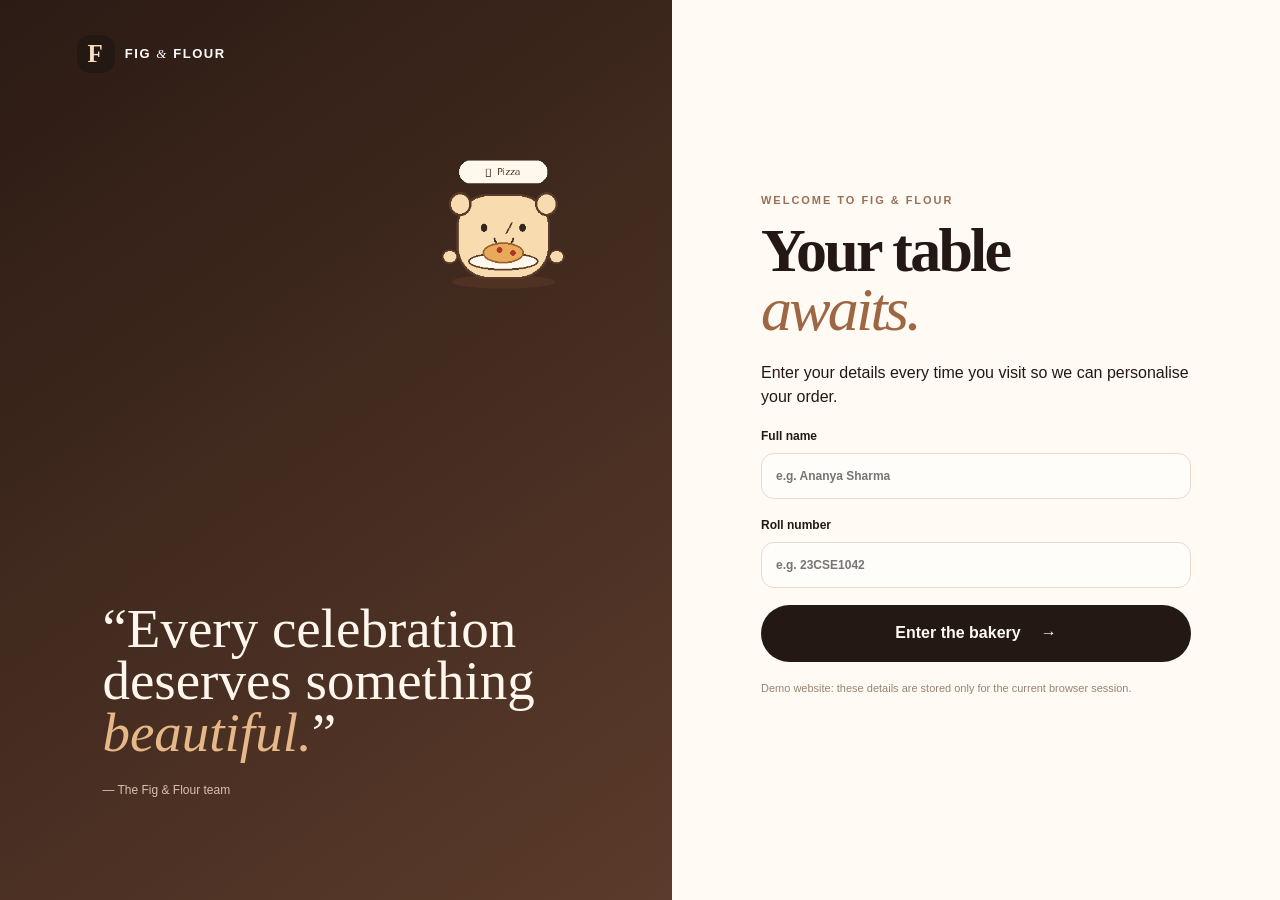
<file: index.html>
<!doctype html><html lang="en"><head><meta charset="utf-8"><meta name="viewport" content="width=device-width,initial-scale=1"><meta name="description" content="Fig & Flour — luxury artisan bakery."><title>Fig & Flour — Artisan Bakery</title><link rel="icon" href="assets/favicon.svg"><link rel="stylesheet" href="css/style.css"></head><body data-page="home"><header class="nav"><a class="brand" href="index.html"><span class="brand-mark">F</span><span>FIG <i>&</i> FLOUR</span></a><nav><a href="#menu">Menu</a><a href="#story">Our Story</a><a href="#experience">Experience</a></nav><div class="nav-actions"><span id="welcomeUser" class="welcome"></span><button id="switchCustomer" class="icon-btn" type="button">Account</button></div></header><main><section class="hero"><div class="hero-copy"><p class="eyebrow">HANDCRAFTED DAILY · BENGALURU</p><h1>A little <em>luxury</em><br>in every bite.</h1><p class="hero-text">Slow-crafted pastries, celebration cakes and coffee rituals made for beautiful moments.</p><div class="hero-cta"><a class="btn btn-dark" href="#menu">Explore the menu <span>↗</span></a><a class="text-link" href="#story">Discover our story</a></div><div class="hero-meta"><span><strong>4.9</strong> ★ customer love</span><span>Freshly baked <strong>7 AM–9 PM</strong></span></div></div><div class="hero-visual"><div class="hero-image-wrap"><img src="https://images.unsplash.com/photo-1578985545062-69928b1d9587?auto=format&fit=crop&w=1100&q=88" data-fallback="assets/food-5.svg" onerror="this.onerror=null;this.src=this.dataset.fallback" alt="Elegant chocolate celebration cake"></div><div class="floating-card fc-top"><small>BAKER'S NOTE</small><strong>Made with<br>real butter.</strong></div><div class="floating-card fc-bottom"><span>✦</span><div><small>THIS WEEK'S PICK</small><strong>Signature Berry Tart</strong></div></div></div></section><section class="mascot-strip"><img class="mascot" src="assets/baker-mascot.gif" alt="Cute baker mascot enjoying Fig & Flour treats"><div><p class="eyebrow">MEET OUR LITTLE BAKER</p><h3>He tastes the menu before you do.</h3><p>Our tiny mascot celebrates pastries, cakes, pizza and coffee as you explore the collection.</p></div></section><section class="trust"><span>★ 4.9/5 from 2,000+ orders</span><span>•</span><span>100% fresh bakes</span><span>•</span><span>Premium ingredients</span><span>•</span><span>Made with care</span></section><section id="menu" class="menu-section"><div class="section-head"><div><p class="eyebrow">THE COLLECTION</p><h2>Made for your <em>moment.</em></h2></div><p>From morning croissants to after-dinner indulgence, find something worth slowing down for.</p></div><div class="filters" id="filters"></div><div class="products" id="products"></div></section><section id="story" class="story"><div class="story-image"><img src="https://images.unsplash.com/photo-1519869325930-281384150729?auto=format&fit=crop&w=1000&q=88" data-fallback="assets/food-13.svg" onerror="this.onerror=null;this.src=this.dataset.fallback" alt="Fresh artisan pastries"><span>EST. 2026</span></div><div class="story-copy"><p class="eyebrow">OUR PHILOSOPHY</p><h2>Small batches.<br><em>Big feelings.</em></h2><p>Fig & Flour began with a simple belief: the everyday deserves to feel special. We bake in small batches, use honest ingredients and finish each piece by hand.</p><div class="signature">Fig & Flour <span>—</span> Artisan Bakery</div></div></section><section id="experience" class="experience"><div><p class="eyebrow">THE F&F EXPERIENCE</p><h2>Beautifully simple.<br><em>Thoughtfully made.</em></h2></div><div class="experience-grid"><article><b>01</b><h3>Fresh every day</h3><p>Our menu is baked in small batches so every order arrives at its best.</p></article><article><b>02</b><h3>Celebrations</h3><p>Personalised cakes and dessert boxes for birthdays, milestones and little wins.</p></article><article><b>03</b><h3>Easy ordering</h3><p>Pick your favourites, choose delivery or pickup, and checkout in seconds.</p></article></div></section></main><footer><div class="brand footer-brand"><span class="brand-mark">F</span><span>FIG <i>&</i> FLOUR</span></div><p>Handcrafted with intention.</p><span>© 2026 Fig & Flour</span></footer><div class="overlay" id="overlay"></div><aside class="cart-drawer" id="cartDrawer"><div class="drawer-head"><div><p class="eyebrow">YOUR ORDER</p><h3>Your bag</h3></div><button id="closeCart" type="button">×</button></div><div id="cartItems" class="cart-items"></div><div class="cart-foot"><div class="subtotal"><span>Subtotal</span><strong id="cartTotal">₹0</strong></div><p class="delivery-note" id="deliveryNote"></p><a class="btn btn-dark full" href="checkout.html">Proceed to checkout <span>→</span></a></div></aside><button type="button" class="floating-cart" id="cartBtn" aria-label="Open shopping bag"><span class="bag-icon">🛍</span><span>Bag</span><b id="cartCount">0</b></button><div id="toast" class="toast"></div><script src="js/script.js"></script></body></html>
</file>
<file: css/style.css>
:root{--ink:#241912;--muted:#7c6b60;--cream:#f7efe5;--paper:#fffaf3;--accent:#a86f46;--line:#eadbcb;--shadow:0 24px 70px rgba(45,27,16,.12);--radius:24px}*{box-sizing:border-box}html{scroll-behavior:smooth}body{margin:0;color:var(--ink);background:var(--paper);font-family:Arial,Helvetica,sans-serif;line-height:1.55}body.locked{overflow:hidden}a{text-decoration:none;color:inherit}button,input,textarea,select{font:inherit}button{cursor:pointer}.brand{display:flex;align-items:center;gap:10px;font-weight:800;letter-spacing:.12em;font-size:13px}.brand i{font-family:Georgia,serif;font-weight:400}.brand-mark{width:38px;height:38px;border-radius:13px;background:var(--ink);color:#f7dfc5;display:grid;place-items:center;font:700 25px Georgia}.nav{height:76px;padding:0 5vw;display:flex;align-items:center;justify-content:space-between;border-bottom:1px solid var(--line);background:rgba(255,250,243,.9);backdrop-filter:blur(18px);position:sticky;top:0;z-index:30}.nav nav{display:flex;gap:28px;font-size:13px;color:#6d5b4f}.nav nav a:hover,.back-link:hover,.text-link:hover{color:var(--accent)}.nav-actions{display:flex;align-items:center;gap:14px}.welcome{font-size:12px;color:#765d4c}.icon-btn{border:1px solid var(--line);background:#fff7ed;border-radius:999px;padding:9px 14px;color:var(--ink)}.hero{min-height:700px;padding:75px 7vw 70px;display:grid;grid-template-columns:1fr .9fr;align-items:center;gap:70px;background:radial-gradient(circle at 10% 20%,#fff 0,transparent 28%),linear-gradient(120deg,#fbf3e9,#f5e6d7)}.eyebrow{font-size:11px;letter-spacing:.18em;font-weight:800;color:#98705a;margin:0 0 12px}.hero h1,.section-head h2,.story-copy h2,.experience h2,.checkout-head h1,.login-form h1,.confirm-card h1{font:600 clamp(48px,6vw,86px)/.95 Georgia,serif;letter-spacing:-.045em;margin:0}.hero h1 em,.section-head h2 em,.story-copy h2 em,.experience h2 em,.checkout-head h1 em,.login-form h1 em,.confirm-card h1 em{font-weight:400;color:#9d6745}.hero-text{max-width:520px;color:var(--muted);font-size:17px;margin:26px 0}.hero-cta{display:flex;align-items:center;gap:22px}.btn{display:inline-flex;align-items:center;justify-content:center;gap:20px;padding:15px 22px;border-radius:999px;border:1px solid transparent;font-weight:700;transition:.25s transform,.25s box-shadow}.btn:hover{transform:translateY(-2px);box-shadow:0 14px 30px rgba(36,25,18,.16)}.btn-dark{background:var(--ink);color:#fffaf3}.full{width:100%}.text-link{font-weight:700;font-size:13px;border-bottom:1px solid #cdb9a6;padding-bottom:3px}.hero-meta{display:flex;gap:30px;margin-top:42px;font-size:12px;color:#8a7669}.hero-meta strong{color:var(--ink)}.hero-visual{position:relative}.hero-image-wrap{height:570px;border-radius:160px 160px 30px 30px;overflow:hidden;box-shadow:var(--shadow);background:#ead9c7}.hero-image-wrap img{width:100%;height:100%;object-fit:cover}.floating-card{position:absolute;background:rgba(255,250,243,.94);box-shadow:0 18px 50px rgba(56,34,21,.15);border:1px solid rgba(255,255,255,.8);border-radius:18px;padding:18px 20px}.floating-card small{display:block;font-size:9px;letter-spacing:.16em;color:#96735d;margin-bottom:5px}.floating-card strong{font:600 20px Georgia}.fc-top{top:55px;left:-42px}.fc-bottom{right:-25px;bottom:40px;display:flex;gap:12px;align-items:center}.fc-bottom span{font-size:25px}.trust{padding:18px 6vw;border-bottom:1px solid var(--line);border-top:1px solid var(--line);display:flex;justify-content:center;gap:20px;flex-wrap:wrap;font-size:11px;letter-spacing:.08em;color:#7b685b}.mascot-strip{margin:50px auto 0;max-width:1100px;padding:22px 30px;display:flex;align-items:center;gap:25px;background:#f4e6d6;border:1px solid var(--line);border-radius:28px}.mascot{width:150px;height:auto;object-fit:contain}.mascot-strip h3{font:600 30px Georgia;margin:0 0 5px}.mascot-strip p{color:var(--muted);margin:4px 0}.menu-section,.story,.experience{padding:100px 7vw}.section-head{display:flex;justify-content:space-between;align-items:end;gap:30px;margin-bottom:35px}.section-head h2,.story-copy h2,.experience h2{font-size:58px}.section-head>p{max-width:360px;color:var(--muted);margin:0}.filters{display:flex;gap:9px;flex-wrap:wrap;margin-bottom:28px}.filter{border:1px solid var(--line);background:transparent;padding:9px 15px;border-radius:999px;color:#715e50}.filter.active,.filter:hover{background:var(--ink);color:#fff}.products{display:grid;grid-template-columns:repeat(3,1fr);gap:24px}.product{background:#fff;border:1px solid var(--line);border-radius:24px;overflow:hidden;transition:.3s transform,.3s box-shadow}.product:hover{transform:translateY(-7px);box-shadow:0 24px 55px rgba(46,28,18,.1)}.product-img{height:280px;position:relative;background:#eee1d2;overflow:hidden}.product-img img{width:100%;height:100%;object-fit:cover;transition:.5s transform}.product:hover .product-img img{transform:scale(1.04)}.tag{position:absolute;top:14px;left:14px;background:#fff8ef;border:1px solid #ead8c5;padding:6px 9px;border-radius:999px;font-size:10px;text-transform:uppercase;letter-spacing:.1em}.quick-add{position:absolute;right:14px;bottom:14px;width:44px;height:44px;border:0;border-radius:50%;background:var(--ink);color:white;font-size:27px;line-height:1;box-shadow:0 10px 25px rgba(0,0,0,.2)}.product-body{padding:18px 18px 4px;display:flex;justify-content:space-between;gap:15px}.product-body p{margin:0 0 3px;color:#9a745d;font-size:10px;text-transform:uppercase;letter-spacing:.13em}.product-body h3{margin:0;font:600 23px Georgia}.product-body strong{font-size:15px;white-space:nowrap}.product-desc{display:block;color:var(--muted);font-size:12px;padding:7px 18px 20px}.story{display:grid;grid-template-columns:1fr 1fr;gap:70px;align-items:center;background:#f4e7d9}.story-image{position:relative;height:520px;border-radius:28px;overflow:hidden}.story-image img{width:100%;height:100%;object-fit:cover}.story-image span{position:absolute;left:20px;bottom:20px;background:#fffaf3;padding:9px 12px;border-radius:999px;font-size:10px;letter-spacing:.15em}.story-copy p:not(.eyebrow){color:var(--muted);max-width:500px}.signature{margin-top:30px;font:italic 22px Georgia}.signature span{color:#b58a69;margin:0 8px}.experience{display:grid;grid-template-columns:.8fr 1.2fr;gap:60px}.experience-grid{display:grid;grid-template-columns:repeat(3,1fr);gap:16px}.experience-grid article{border-top:1px solid var(--line);padding-top:18px}.experience-grid b{font-size:11px;color:#9b755e}.experience-grid h3{font:600 24px Georgia}.experience-grid p{font-size:13px;color:var(--muted)}footer{padding:35px 7vw;border-top:1px solid var(--line);display:flex;justify-content:space-between;align-items:center;color:#8a7668;font-size:11px}.overlay{position:fixed;inset:0;background:rgba(26,16,10,.45);opacity:0;visibility:hidden;transition:.25s;z-index:50}.overlay.show{opacity:1;visibility:visible}.cart-drawer{position:fixed;z-index:60;left:50%;bottom:0;transform:translate(-50%,110%);width:min(680px,calc(100% - 20px));max-height:82vh;background:#fffaf4;border:1px solid #e7d7c7;border-radius:30px 30px 0 0;box-shadow:0 -25px 70px rgba(30,18,10,.2);transition:.35s ease;display:flex;flex-direction:column}.cart-drawer.open{transform:translate(-50%,0)}.drawer-head{display:flex;justify-content:space-between;align-items:center;padding:22px 25px;border-bottom:1px solid var(--line)}.drawer-head h3{font:600 28px Georgia;margin:0}.drawer-head button{border:0;background:#f1e3d4;border-radius:50%;width:36px;height:36px;font-size:22px}.cart-items{overflow:auto;padding:14px 20px;flex:1}.cart-item{display:grid;grid-template-columns:70px 1fr auto;gap:14px;align-items:center;padding:12px 0;border-bottom:1px solid #eee1d5}.cart-item img{width:70px;height:65px;border-radius:14px;object-fit:cover;background:#eee0d0}.cart-info strong,.cart-info small{display:block}.cart-info small{color:var(--muted);margin-top:3px}.qty{display:flex;align-items:center;gap:8px;margin-top:8px}.qty button{width:25px;height:25px;border:1px solid var(--line);background:#fff;border-radius:50%}.cart-foot{padding:18px 22px;border-top:1px solid var(--line);background:#fffaf4}.subtotal,.summary-line,.summary-total{display:flex;justify-content:space-between;align-items:center}.delivery-note{font-size:11px;color:#8a6a56;margin:6px 0 12px}.floating-cart{position:fixed;z-index:45;left:50%;bottom:22px;transform:translateX(-50%);display:flex;align-items:center;gap:10px;background:var(--ink);color:#fff;border:5px solid #fff3e7;border-radius:999px;padding:13px 20px;box-shadow:0 18px 45px rgba(35,20,12,.28);font-weight:800}.floating-cart b{background:#d9a16f;color:#241912;border-radius:999px;padding:2px 8px}.bag-icon{font-size:18px}.toast{position:fixed;z-index:100;left:50%;bottom:88px;transform:translate(-50%,20px);background:#241912;color:white;border-radius:999px;padding:11px 18px;font-size:12px;opacity:0;pointer-events:none;transition:.25s}.toast.show{opacity:1;transform:translate(-50%,0)}.login-shell{min-height:100vh;display:grid;grid-template-columns:1.05fr .95fr}.login-art{background:linear-gradient(145deg,#2b1b14,#5b3b2b);color:#fff7ed;padding:35px 6vw;position:relative;overflow:hidden}.brand.light{color:#fff}.login-quote{position:absolute;left:8vw;bottom:100px}.login-quote p{font:500 55px/.95 Georgia;margin:0}.login-quote em{color:#e6b788}.login-quote span{display:block;margin-top:22px;color:#d8bfae;font-size:12px}.login-mascot{position:absolute;right:5vw;top:150px;width:210px}.login-panel{display:grid;place-items:center;padding:50px;background:#fffaf3}.login-form{width:min(430px,100%)}.login-form h1{font-size:62px;margin-bottom:22px}.login-form label,.checkout-form label{display:block;font-size:12px;font-weight:700;margin:17px 0}.login-form input,.checkout-form input,.checkout-form textarea,.checkout-form select{width:100%;border:1px solid var(--line);background:#fffdf9;border-radius:13px;padding:13px 14px;margin-top:7px;outline:none;color:var(--ink)}input:focus,textarea:focus,select:focus{border-color:#b78664;box-shadow:0 0 0 3px rgba(183,134,100,.12)}.small-note{font-size:11px;color:#9a8373;margin-top:18px}.checkout-page{padding:70px 7vw}.checkout-head{margin-bottom:35px}.checkout-head h1{font-size:58px}.checkout-grid{display:grid;grid-template-columns:1.25fr .75fr;gap:28px;align-items:start}.checkout-form{display:grid;gap:18px}.form-card,.order-summary{background:#fff;border:1px solid var(--line);border-radius:24px;padding:25px}.card-title{display:flex;gap:15px;align-items:flex-start}.card-title>span{color:#b27e5d;font-weight:800;font-size:12px}.card-title h3{font:600 25px Georgia;margin:0}.card-title p{margin:3px 0 0;color:var(--muted);font-size:12px}.two-col{display:grid;grid-template-columns:1fr 1fr;gap:15px}.three-col{display:grid;grid-template-columns:1fr 1fr 1.2fr;gap:12px}.choice-row{display:grid;grid-template-columns:1fr 1fr;gap:12px}.choice{border:1px solid var(--line);border-radius:16px;padding:14px;display:flex!important;gap:10px;cursor:pointer}.choice input{width:auto!important;margin:0!important}.choice b,.choice small{display:block}.choice small,.payment-option small{color:var(--muted);font-size:11px;margin-top:2px}.payment-options{display:grid;gap:10px;margin-top:18px}.payment-option{display:flex!important;align-items:center;gap:12px;border:1px solid var(--line);border-radius:15px;padding:12px;cursor:pointer;margin:0!important}.payment-option:has(input:checked){border-color:#b47d59;background:#fff7ee;box-shadow:0 0 0 2px rgba(180,125,89,.12)}.payment-option input{width:auto!important;margin:0!important}.pay-logo{width:56px;height:36px;border-radius:9px;display:grid;place-items:center;font-weight:900;font-size:11px;background:#f2e3d4;color:#4b3021;flex:none}.upi-logo{background:#dcefe8}.card-logo{background:#e3e8f6}.bank-logo{background:#eee4d7}.cash-logo{background:#e5f0d8}.pickup-logo{background:#f2dce8;font-size:8px}.payment-panel{margin-top:15px;padding:15px;background:#fbf2e7;border-radius:16px}.field-hint{font-size:10px;color:#8d7565;margin:8px 0 0}.secure-row{display:flex;gap:10px;align-items:center;margin-top:15px;padding-top:15px;border-top:1px solid var(--line)}.secure-row small{display:block;color:var(--muted);font-size:10px}.order-summary{position:sticky;top:100px}.order-summary h3{font:600 28px Georgia;margin:0 0 20px}.summary-item{display:grid;grid-template-columns:54px 1fr auto;gap:10px;align-items:center;padding:10px 0;border-bottom:1px solid #f0e4d8}.summary-item img{width:54px;height:48px;object-fit:cover;border-radius:10px}.summary-item b,.summary-item small{display:block}.summary-item small{color:var(--muted);font-size:10px}.summary-line{font-size:12px;margin-top:15px}.summary-total{border-top:1px solid var(--line);margin-top:14px;padding-top:15px}.summary-total strong{font:700 25px Georgia}.summary-note{font-size:10px;color:var(--muted)}.summary-mascot{display:block;width:110px;margin:15px auto 0}.empty-checkout{background:#fff;border:1px solid var(--line);border-radius:24px;padding:45px;text-align:center}.hidden{display:none!important}.confirmation{min-height:100vh;display:grid;place-items:center;padding:30px;background:linear-gradient(145deg,#f7eee4,#ead8c6)}.confirm-card{background:#fffaf4;border:1px solid var(--line);border-radius:30px;padding:45px;max-width:650px;width:100%;text-align:center;box-shadow:var(--shadow)}.success{width:65px;height:65px;margin:0 auto 20px;border-radius:50%;display:grid;place-items:center;background:#dce9d4;color:#46643d;font-size:32px;font-weight:800}.confirm-card h1{font-size:50px}.confirm-details{display:flex;justify-content:center;gap:60px;margin:25px 0}.confirm-details span,.confirm-details b{display:block}.confirm-details span{font-size:10px;color:var(--muted);text-transform:uppercase;letter-spacing:.12em}.confirm-items{text-align:left;margin:20px 0}.confirm-mascot{width:125px;margin:10px auto 20px;display:block}@media(max-width:950px){.hero{grid-template-columns:1fr;padding:60px 6vw}.hero-visual{max-width:620px;width:100%;margin:auto}.products{grid-template-columns:repeat(2,1fr)}.story,.experience,.checkout-grid{grid-template-columns:1fr}.experience-grid{grid-template-columns:repeat(3,1fr)}.login-shell{grid-template-columns:1fr}.login-art{min-height:330px}.login-quote{left:8vw;bottom:35px}.login-quote p{font-size:40px}.login-mascot{top:55px;right:7vw;width:160px}.order-summary{position:static}}@media(max-width:650px){.nav{height:66px;padding:0 18px}.nav nav{display:none}.welcome{display:none}.hero{padding:48px 20px}.hero h1{font-size:54px}.hero-image-wrap{height:390px;border-radius:100px 100px 25px 25px}.fc-top{left:8px}.fc-bottom{right:8px}.trust{font-size:9px;gap:8px}.mascot-strip{margin:30px 18px 0;padding:18px;gap:12px}.mascot-strip .mascot{width:100px}.mascot-strip h3{font-size:21px}.menu-section,.story,.experience,.checkout-page{padding:70px 20px}.section-head{display:block}.section-head h2,.story-copy h2,.experience h2,.checkout-head h1{font-size:43px}.products{grid-template-columns:1fr}.product-img{height:270px}.story-image{height:360px}.experience-grid{grid-template-columns:1fr}.floating-cart{bottom:14px}.cart-drawer{width:calc(100% - 10px)}.two-col,.three-col,.choice-row{grid-template-columns:1fr}.login-panel{padding:35px 22px}.login-form h1{font-size:50px}.confirm-card{padding:30px 20px}.confirm-card h1{font-size:40px}.confirm-details{gap:30px}.footer-brand+ p{display:none}footer{padding:25px 20px}.summary-mascot{width:90px}}.pay-logo-img{width:72px;height:40px;object-fit:contain;flex:none;border-radius:10px}.payment-option>span:not(.pay-logo){min-width:0}.payment-option b{display:block}
</file>
